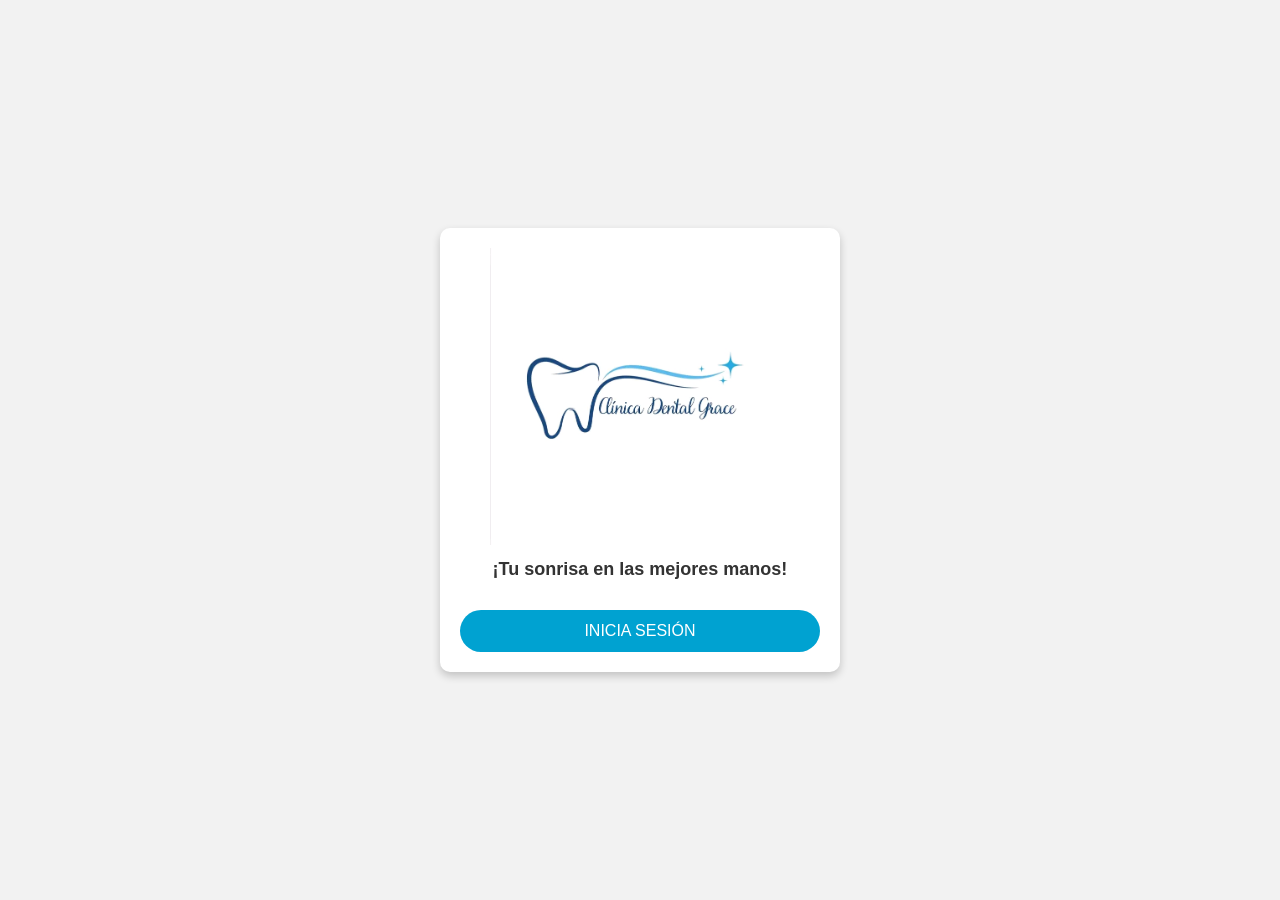
<file: index.html>
<!DOCTYPE html>
<html lang="es">
<head>
    <meta charset="UTF-8">
    <meta name="viewport" content="width=device-width, initial-scale=1.0">
    <title>clinica Dental</title>
    <link rel="stylesheet" href="css/styles.css">
</head>
<body>
    <div class="container">
        <!-- Logo y mensaje -->
        <div class="header">
            <img src="imagene/logo.jpeg" alt="Logo Nahuayoli" class="logo">
            <h1 class="mensaje">¡Tu sonrisa en las mejores manos!</h1>
        </div>

        <!-- Botones de inicio y registro -->
        <div class="botones">
            <button onclick="showLogin()" class="btn">INICIA SESIÓN</button>
            
        </div>

        <!-- Formulario de inicio de sesión -->
        <div id="loginForm" class="formulario oculto">
            <h2>BIENVENIDO</h2>
            <h5>Ingrese sus datos</h5>
            <input type="text" placeholder="Nombre de usuario" class="input">
            <input type="password" placeholder="Contraseña" class="input">
            <!--Botón que abre el dahboard-->
            <button class="btn" onclick="window.location.href='dashboard.html'">INICIA SESIÓN</button>
        </div>

        
    </div>
    <script src="scripts.js"></script>
</body>
</html>
</file>
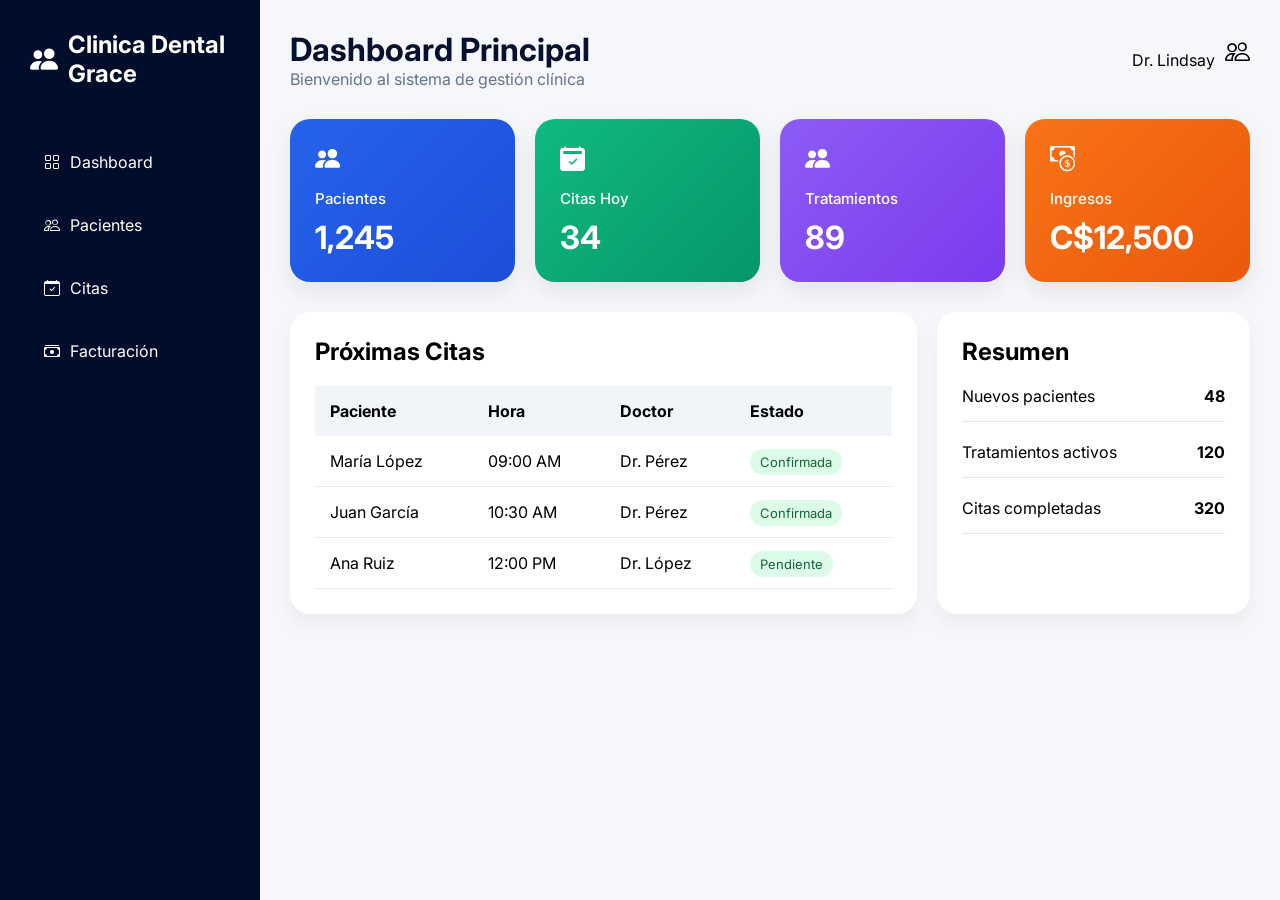
<file: dashboard.html>
<!DOCTYPE html>
<html lang="es">
<head>
<meta charset="UTF-8">
<meta name="viewport" content="width=device-width, initial-scale=1.0">

<title>Dashboard Clínica Dental</title>

<link href="https://fonts.googleapis.com/css2?family=Inter:wght@300;400;500;600;700&display=swap" rel="stylesheet">

<link rel="stylesheet" href="https://cdn.jsdelivr.net/npm/bootstrap-icons@1.11.3/font/bootstrap-icons.min.css">

<link rel="stylesheet" href="css/dashboard.css">

</head>
<body>

<div class="sidebar">

    <div class="logo">
        <i class="bi bi-people-fill"></i>
        <h2>Clinica Dental Grace</h2>
    </div>

  <ul>
  <li><a href="#dashboard"><i class="bi bi-grid"></i> Dashboard</a></li>
  <li><a href="#pacientes"><i class="bi bi-people"></i> Pacientes</a></li>
  <li><a href="#citas"><i class="bi bi-calendar-check"></i> Citas</a></li>
  <li><a href="#facturacion"><i class="bi bi-cash-stack"></i> Facturación</a></li>
</ul>

</div>



<div class="main">

    <header>

        <div>
            <h1>Dashboard Principal</h1>
            <p>Bienvenido al sistema de gestión clínica</p>
        </div>

        <div class="perfil">
           
            <span>Dr. Lindsay</span>
            <div class="icono">
                <i class="bi bi-people"></i>
            </div>
        </div>

    </header>

    <section class="cards">

        <div class="card azul">
            <div class="icono">
                <i class="bi bi-people-fill"></i>
            </div>
            <h3>Pacientes</h3>
            <h2>1,245</h2>
        </div>

        <div class="card verde">
            <div class="icono">
                <i class="bi bi-calendar2-check-fill"></i>
            </div>
            <h3>Citas Hoy</h3>
            <h2>34</h2>
        </div>

        <div class="card morado">
            <div class="icono">
                <i class="bi bi-people-fill"></i>
            </div>
            <h3>Tratamientos</h3>
            <h2>89</h2>
        </div>

        <div class="card naranja">
            <div class="icono">
                <i class="bi bi-cash-coin"></i>
            </div>
            <h3>Ingresos</h3>
            <h2>C$12,500</h2>
        </div>

    </section>

    <section class="contenido">

        <div class="tabla">

            <h2>Próximas Citas</h2>

            <table>

                <tr>
                    <th>Paciente</th>
                    <th>Hora</th>
                    <th>Doctor</th>
                    <th>Estado</th>
                </tr>

                <tr>
                    <td>María López</td>
                    <td>09:00 AM</td>
                    <td>Dr. Pérez</td>
                    <td><span class="estado">Confirmada</span></td>
                </tr>

                <tr>
                    <td>Juan García</td>
                    <td>10:30 AM</td>
                    <td>Dr. Pérez</td>
                    <td><span class="estado">Confirmada</span></td>
                </tr>

                <tr>
                    <td>Ana Ruiz</td>
                    <td>12:00 PM</td>
                    <td>Dr. López</td>
                    <td><span class="estado">Pendiente</span></td>
                </tr>

            </table>

        </div>

        <div class="resumen">

            <h2>Resumen</h2>

            <div class="dato">
                <span>Nuevos pacientes</span>
                <strong>48</strong>
            </div>

            <div class="dato">
                <span>Tratamientos activos</span>
                <strong>120</strong>
            </div>

            <div class="dato">
                <span>Citas completadas</span>
                <strong>320</strong>
            </div>

        </div>

    </section>

</div>

</body>
</html>
</file>
<file: css/styles.css>
* {
    margin: 0;
    padding: 0;
    box-sizing: border-box;
    font-family: Arial, sans-serif;
}

body {
    display: flex;
    justify-content: center;
    align-items: center;
    height: 100vh;
    background-color: #f2f2f2;
}

.container {
    width: 90%;
    max-width: 400px;
    text-align: center;
    background-color: #fff;
    padding: 20px;
    border-radius: 10px;
    box-shadow: 0 4px 8px rgba(0, 0, 0, 0.2);


}
.header .logo {
    width: 300px;
    margin-bottom: 10px;
}

.mensaje {
    font-size: 18px;
    font-weight: bold;
    color: #333;
    margin-bottom: 20px;
}

.botones .btn, .btn-outline {
    width: 100%;
    padding: 10px;
    margin-top: 10px;
    font-size: 16px;
    border: none;
    border-radius: 5px;
    cursor: pointer;
}

.btn {
    background-color: #00a2d1;
    color: #fff;
}

.btn-outline {
    background-color: transparent;
    border: 2px solid #00a2d1;
    color: #00a2d1;
}

.formulario {
    display: none;
    margin-top: 20px;
}

.formulario input {
    width: 100%;
    padding: 10px;
    margin-top: 10px;
    border-radius: 5px;
    border: 1px solid #ccc;
}

.oculto {
    display: none;
}
/* Botones generales */
.botones .btn, .btn-outline, .formulario .btn {
    width: 100%;
    padding: 12px;
    margin-top: 10px;
    font-size: 16px;
    border: none;
    border-radius: 25px; /* Bordes redondeados */
    cursor: pointer;
}

/* Botón principal */
.btn {
    background-color: #00a2d1;
    color: #fff;
}

/* Botón de borde */
.btn-outline {
    background-color: transparent;
    border: 2px solid #00a2d1;
    color: #00a2d1;
}
</file>
<file: css/dashboard.css>
@import url('https://fonts.googleapis.com/css2?family=Inter:wght@300;400;500;600;700&display=swap');
html {
  scroll-behavior: smooth;
}
*{
    margin:0;
    padding:0;
    box-sizing:border-box;
    font-family:'Inter',sans-serif;
}

body{
    display:flex;
    background:#f5f7fb;
}

/* Sidebar */

.sidebar{
    width:260px;
    min-height:100vh;
    background:#010e2b;
    color:white;
    padding:30px;
}

.logo{
    display:flex;
    align-items:center;
    gap:10px;
    margin-bottom:50px;
}

.logo i{
    font-size:28px;
}

.sidebar ul{
    list-style:none;
}

.sidebar ul li{
    margin-bottom:15px;
}

.sidebar ul li a{
    display:flex;
    gap:10px;
    text-decoration:none;
    color:white;
    padding:14px;
    border-radius:12px;
    transition:.3s;
}

.sidebar ul li a:hover{
    background:#01112c;
}

/* Main */

.main{
    flex:1;
    padding:30px;
}

header{
    display:flex;
    justify-content:space-between;
    align-items:center;
    margin-bottom:30px;
}

header h1{
    color:#05112e;
}

header p{
    color:#64748b;
}

.perfil{
    display:flex;
    align-items:center;
    gap:10px;
}

.perfil img{
    border-radius:50%;
}

/* Cards */

.cards{
    display:grid;
    grid-template-columns:repeat(4,1fr);
    gap:20px;
}

.card{
    padding:25px;
    border-radius:20px;
    color:white;
    box-shadow:0 10px 25px rgba(0,0,0,.08);
}

.icono{
    font-size:25px;
    margin-bottom:15px;
}

.card h3{
    font-size:15px;
    font-weight:500;
}

.card h2{
    margin-top:10px;
    font-size:32px;
}

.azul{
    background:linear-gradient(135deg,#2563eb,#1d4ed8);
}

.verde{
    background:linear-gradient(135deg,#10b981,#059669);
}

.morado{
    background:linear-gradient(135deg,#8b5cf6,#7c3aed);
}

.naranja{
    background:linear-gradient(135deg,#f97316,#ea580c);
}

/* Contenido */

.contenido{
    margin-top:30px;
    display:grid;
    grid-template-columns:2fr 1fr;
    gap:20px;
}

.tabla,
.resumen{
    background:white;
    padding:25px;
    border-radius:20px;
    box-shadow:0 10px 20px rgba(0,0,0,.05);
}

table{
    width:100%;
    border-collapse:collapse;
    margin-top:20px;
}

th{
    text-align:left;
    background:#f1f5f9;
    padding:15px;
}

td{
    padding:15px;
    border-bottom:1px solid #e2e8f0;
}

.estado{
    background:#dcfce7;
    color:#166534;
    padding:5px 10px;
    border-radius:20px;
    font-size:13px;
}

.dato{
    display:flex;
    justify-content:space-between;
    margin:20px 0;
    padding-bottom:15px;
    border-bottom:1px solid #e2e8f0;
}

@media(max-width:992px){

    .cards{
        grid-template-columns:repeat(2,1fr);
    }

    .contenido{
        grid-template-columns:1fr;
    }
}

@media(max-width:768px){

    body{
        flex-direction:column;
    }

    .sidebar{
        width:100%;
        min-height:auto;
    }

    .cards{
        grid-template-columns:1fr;
    }
}
</file>
